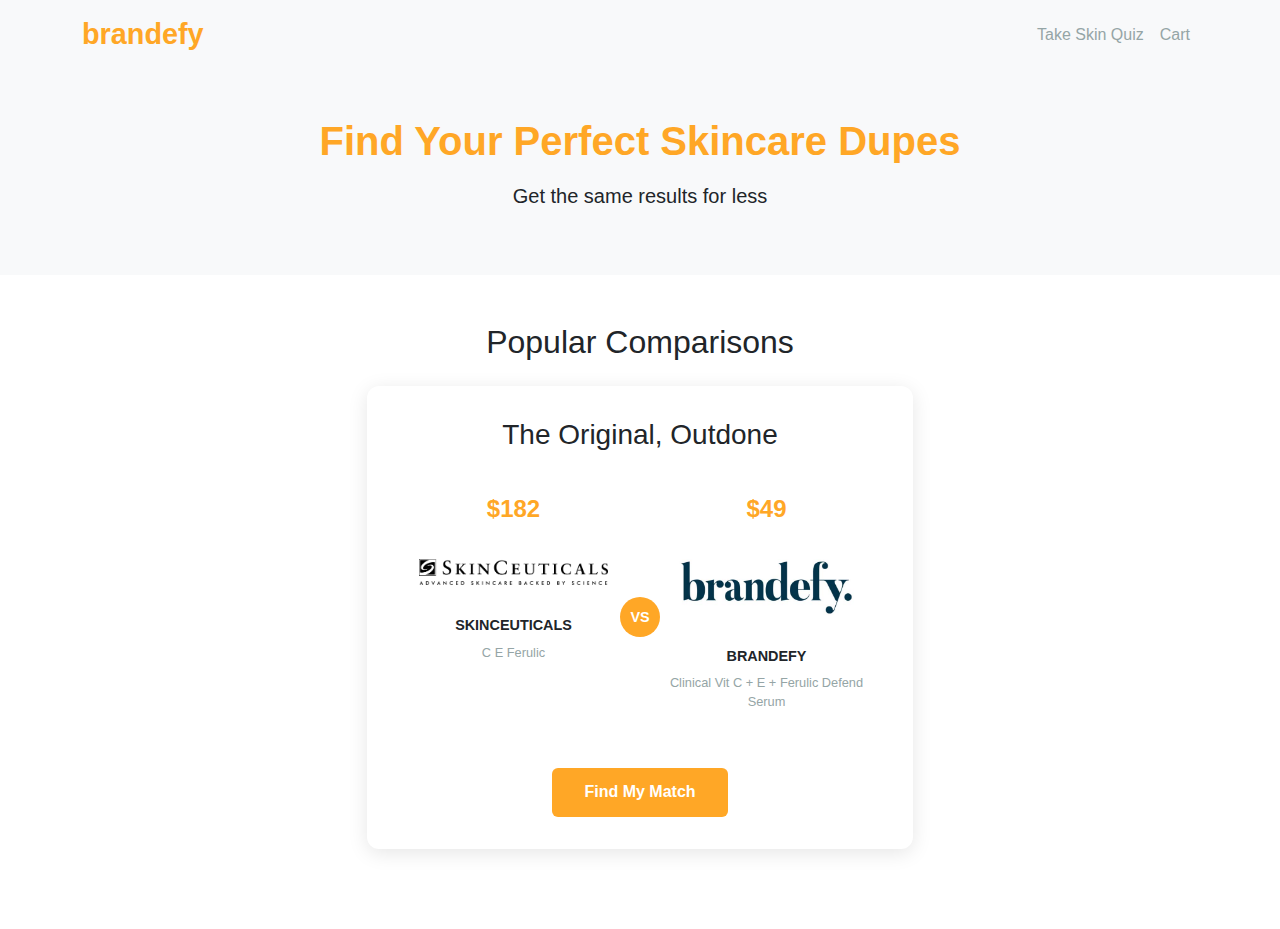
<file: index.html>
<!DOCTYPE html>
<html lang="en">
<head>
    <meta charset="UTF-8">
    <meta name="viewport" content="width=device-width, initial-scale=1.0">
    <title>Brandefy Clone - Find Affordable Skincare Alternatives</title>
    
    <!-- Bootstrap CSS -->
    <link href="https://cdn.jsdelivr.net/npm/bootstrap@5.3.0/dist/css/bootstrap.min.css" rel="stylesheet">
    
    <!-- Custom CSS -->
    <link href="css/style.css" rel="stylesheet">
</head>
<body>
    <!-- Navigation -->
    <nav class="navbar navbar-expand-lg navbar-light bg-light">
        <div class="container">
            <a class="navbar-brand" href="#">brandefy</a>
            <button class="navbar-toggler" type="button" data-bs-toggle="collapse" data-bs-target="#navbarNav">
                <span class="navbar-toggler-icon"></span>
            </button>
            <div class="collapse navbar-collapse" id="navbarNav">
                <ul class="navbar-nav ms-auto">
                    <li class="nav-item">
                        <a class="nav-link" href="#" id="startQuizBtn">Take Skin Quiz</a>
                    </li>
                    <li class="nav-item">
                        <a class="nav-link" href="cart.html">Cart</a>
                    </li>
                </ul>
            </div>
        </div>
    </nav>

    <!-- Hero Section -->
    <header class="hero-section text-center py-5">
        <div class="container">
            <h1>Find Your Perfect Skincare Dupes</h1>
            <p class="lead">Get the same results for less</p>
        </div>
    </header>

    <!-- Product Comparison Section -->
    <section class="comparison-section py-5">
        <div class="container">
            <h2 class="text-center mb-4">Popular Comparisons</h2>
            <div class="row comparison-grid">
                <!-- Comparison Card -->
                <div class="col-md-6 mx-auto">
                    <div class="comparison-card">
                        <h3 class="text-center mb-4">The Original, Outdone</h3>
                        <div class="row">
                            <!-- Luxury Product -->
                            <div class="col-6 product-column">
                                <div class="product-price">$182</div>
                                <div class="product-image">
                                    <img src="assets/images/products/logo_skinceuticals.png" alt="SkinCeuticals CE Ferulic">
                                </div>
                                <div class="product-info">
                                    <h4>SKINCEUTICALS</h4>
                                    <p>C E Ferulic</p>
                                </div>
                            </div>
                            
                            <!-- VS Divider -->
                            <div class="vs-badge">VS</div>
                            
                            <!-- Affordable Alternative -->
                            <div class="col-6 product-column">
                                <div class="product-price">$49</div>
                                <div class="product-image">
                                    <img src="assets/images/products/brandefy.jpg" alt="Brandefy Clinical Vit C">
                                </div>
                                <div class="product-info">
                                    <h4>BRANDEFY</h4>
                                    <p>Clinical Vit C + E + Ferulic Defend Serum</p>
                                </div>
                            </div>
                        </div>
                        <div class="text-center mt-4">
                            <button class="btn btn-primary find-match-btn" data-product-id="1">Find My Match</button>
                        </div>
                    </div>
                </div>
            </div>
        </div>
    </section>

    <!-- Quiz Modal -->
    <div class="modal fade" id="quizModal" tabindex="-1">
        <div class="modal-dialog modal-dialog-centered">
            <div class="modal-content">
                <div class="modal-header">
                    <h5 class="modal-title">Start Your Skincare Journey</h5>
                    <button type="button" class="btn-close" data-bs-dismiss="modal"></button>
                </div>
                <div class="modal-body">
                    <p>Take our quick quiz to find your perfect skincare matches!</p>
                    <button class="btn btn-primary w-100" onclick="window.location.href='quiz.html'">
                        Start Quiz
                    </button>
                </div>
            </div>
        </div>
    </div>

    <!-- Bootstrap Bundle with Popper -->
    <script src="https://cdn.jsdelivr.net/npm/bootstrap@5.3.0/dist/js/bootstrap.bundle.min.js"></script>
    
    <!-- Custom JavaScript -->
    <script src="js/main.js"></script>
</body>
</html>
</file>
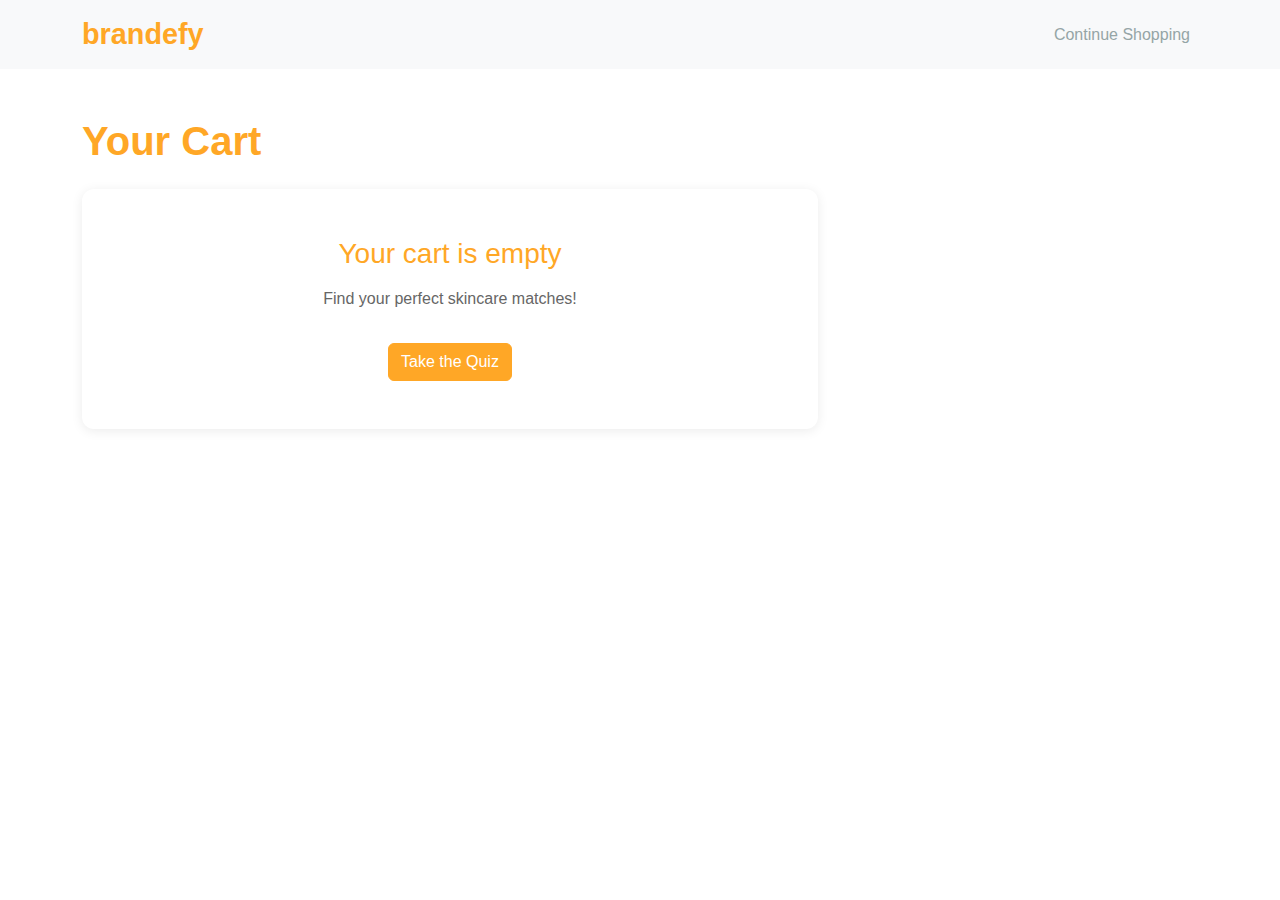
<file: cart.html>
<!DOCTYPE html>
<html lang="en">
<head>
    <meta charset="UTF-8">
    <meta name="viewport" content="width=device-width, initial-scale=1.0">
    <title>Your Cart - Brandefy</title>
    
    <!-- Bootstrap CSS -->
    <link href="https://cdn.jsdelivr.net/npm/bootstrap@5.3.0/dist/css/bootstrap.min.css" rel="stylesheet">
    
    <!-- Custom CSS -->
    <link href="css/style.css" rel="stylesheet">
    <link href="css/cart.css" rel="stylesheet">
</head>
<body>
    <!-- Navigation -->
    <nav class="navbar navbar-expand-lg navbar-light bg-light">
        <div class="container">
            <a class="navbar-brand" href="index.html">brandefy</a>
            <button class="navbar-toggler" type="button" data-bs-toggle="collapse" data-bs-target="#navbarNav">
                <span class="navbar-toggler-icon"></span>
            </button>
            <div class="collapse navbar-collapse" id="navbarNav">
                <ul class="navbar-nav ms-auto">
                    <li class="nav-item">
                        <a class="nav-link" href="products.html">Continue Shopping</a>
                    </li>
                </ul>
            </div>
        </div>
    </nav>

    <!-- Cart Section -->
    <section class="cart-section py-5">
        <div class="container">
            <h1 class="mb-4">Your Cart</h1>
            
            <div class="row">
                <!-- Cart Items -->
                <div class="col-lg-8">
                    <div class="cart-items">
                        <!-- Empty cart message (shown when cart is empty) -->
                        <div class="empty-cart-message d-none">
                            <h3>Your cart is empty</h3>
                            <p>Find your perfect skincare matches!</p>
                            <a href="quiz.html" class="btn btn-primary">Take the Quiz</a>
                        </div>

                        <!-- Cart items will be dynamically added here -->
                    </div>
                </div>

                <!-- Cart Summary -->
                <div class="col-lg-4">
                    <div class="cart-summary">
                        <h3>Order Summary</h3>
                        
                        <div class="summary-row">
                            <span>Subtotal</span>
                            <span class="subtotal">$0.00</span>
                        </div>
                        
                        <div class="summary-row">
                            <span>Savings</span>
                            <span class="savings">$0.00</span>
                        </div>

                        <div class="summary-row">
                            <span>Shipping</span>
                            <span class="shipping">Free</span>
                        </div>
                        
                        <div class="summary-row total">
                            <span>Total</span>
                            <span class="total-amount">$0.00</span>
                        </div>

                        <button class="btn btn-primary checkout-btn w-100">
                            Proceed to Checkout
                        </button>

                        <div class="mt-3">
                            <small class="text-muted">
                                Free shipping on all orders over $35
                            </small>
                        </div>
                    </div>
                </div>
            </div>
        </div>
    </section>

    <!-- Cart Item Template -->
    <template id="cart-item-template">
        <div class="cart-item">
            <div class="cart-item-image">
                <img src="" alt="">
            </div>
            <div class="cart-item-details">
                <h4 class="item-name"></h4>
                <p class="item-brand"></p>
                <div class="price-comparison">
                    <span class="current-price"></span>
                    <span class="original-price"></span>
                </div>
                <div class="quantity-controls">
                    <button class="quantity-btn minus">-</button>
                    <input type="number" class="quantity-input" min="1" value="1">
                    <button class="quantity-btn plus">+</button>
                </div>
            </div>
            <div class="cart-item-actions">
                <button class="remove-item-btn">Remove</button>
            </div>
        </div>
    </template>

    <!-- Checkout Modal -->
    <div class="modal fade" id="checkoutModal" tabindex="-1">
        <div class="modal-dialog modal-dialog-centered">
            <div class="modal-content">
                <div class="modal-header">
                    <h5 class="modal-title">Checkout</h5>
                    <button type="button" class="btn-close" data-bs-dismiss="modal"></button>
                </div>
                <div class="modal-body">
                    <form id="checkoutForm">
                        <div class="mb-3">
                            <label class="form-label">Email</label>
                            <input type="email" class="form-control" required>
                        </div>
                        <div class="mb-3">
                            <label class="form-label">Shipping Address</label>
                            <input type="text" class="form-control mb-2" placeholder="Address Line 1" required>
                            <input type="text" class="form-control mb-2" placeholder="Address Line 2">
                            <div class="row">
                                <div class="col">
                                    <input type="text" class="form-control" placeholder="City" required>
                                </div>
                                <div class="col">
                                    <input type="text" class="form-control" placeholder="State" required>
                                </div>
                                <div class="col">
                                    <input type="text" class="form-control" placeholder="ZIP" required>
                                </div>
                            </div>
                        </div>
                        <div class="mb-3">
                            <label class="form-label">Payment</label>
                            <div class="card-input p-3 border rounded">
                                <div class="mb-2">
                                    <input type="text" class="form-control" placeholder="Card Number" required>
                                </div>
                                <div class="row">
                                    <div class="col">
                                        <input type="text" class="form-control" placeholder="MM/YY" required>
                                    </div>
                                    <div class="col">
                                        <input type="text" class="form-control" placeholder="CVV" required>
                                    </div>
                                </div>
                            </div>
                        </div>
                        <button type="submit" class="btn btn-primary w-100">Place Order</button>
                    </form>
                </div>
            </div>
        </div>
    </div>

    <!-- Bootstrap Bundle with Popper -->
    <script src="https://cdn.jsdelivr.net/npm/bootstrap@5.3.0/dist/js/bootstrap.bundle.min.js"></script>
    
    <!-- Custom JavaScript -->
    <script src="js/cart.js"></script>
</body>
</html>
</file>
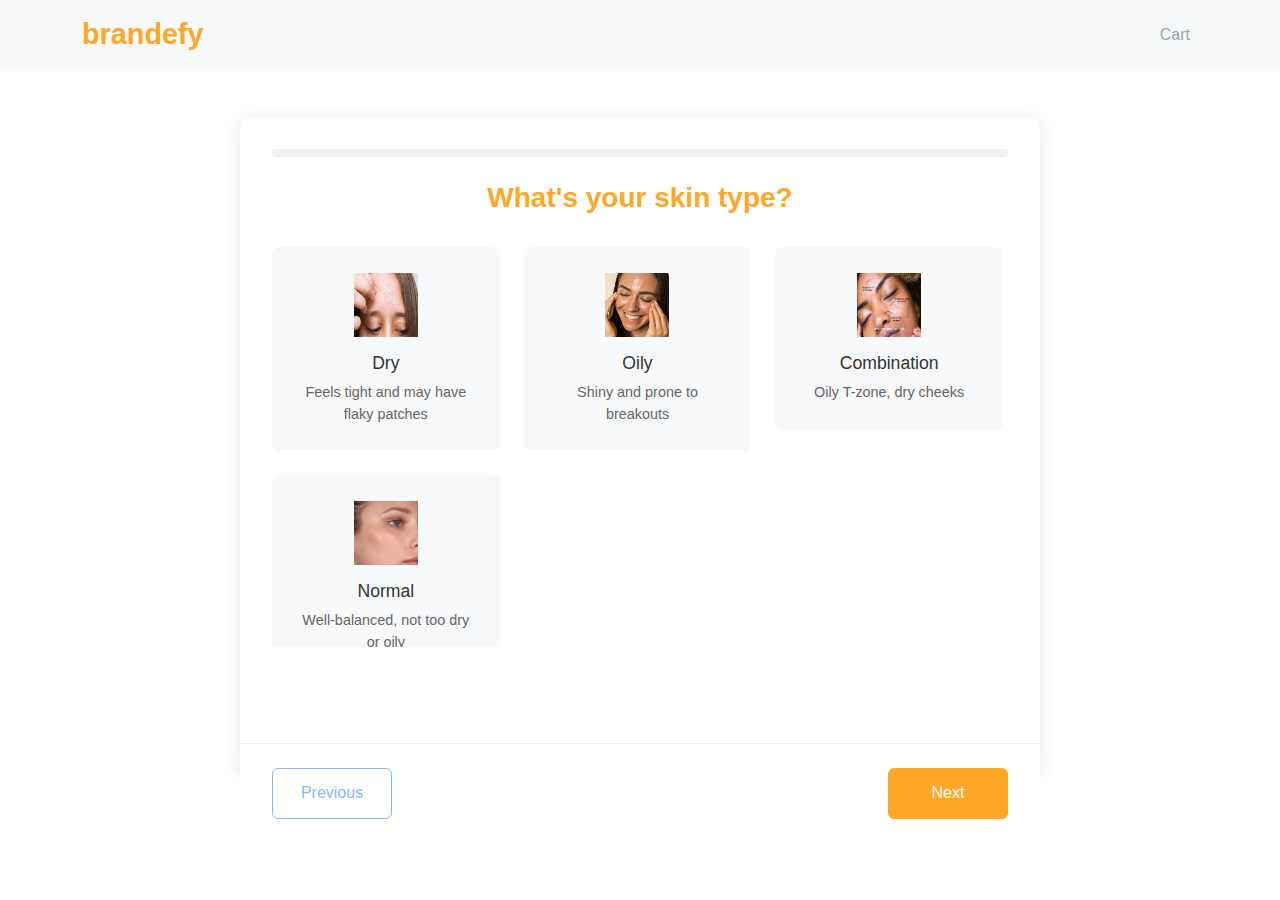
<file: products.html>
<!DOCTYPE html>
<html lang="en">
<head>
    <meta charset="UTF-8">
    <meta name="viewport" content="width=device-width, initial-scale=1.0">
    <title>Your Recommended Products - Brandefy</title>
    
    <!-- Bootstrap CSS -->
    <link href="https://cdn.jsdelivr.net/npm/bootstrap@5.3.0/dist/css/bootstrap.min.css" rel="stylesheet">
    
    <!-- Custom CSS -->
    <link href="css/style.css" rel="stylesheet">
    <link href="css/products.css" rel="stylesheet">
</head>
<body>
    <!-- Navigation -->
    <nav class="navbar navbar-expand-lg navbar-light bg-light">
        <div class="container">
            <a class="navbar-brand" href="index.html">brandefy</a>
            <button class="navbar-toggler" type="button" data-bs-toggle="collapse" data-bs-target="#navbarNav">
                <span class="navbar-toggler-icon"></span>
            </button>
            <div class="collapse navbar-collapse" id="navbarNav">
                <ul class="navbar-nav ms-auto">
                    <li class="nav-item">
                        <a class="nav-link" href="quiz.html">Retake Quiz</a>
                    </li>
                    <li class="nav-item">
                        <a class="nav-link" href="cart.html">Cart</a>
                    </li>
                </ul>
            </div>
        </div>
    </nav>

    <!-- Results Header -->
    <section class="results-header py-4">
        <div class="container">
            <h1>Your Personalized Recommendations</h1>
            <div class="quiz-results-summary">
                <!-- Dynamically populated by JS -->
            </div>
        </div>
    </section>

    <!-- Products Section -->
    <section class="products-section py-4">
        <div class="container">
            <div class="row">
                <!-- Filters Sidebar -->
                <div class="col-lg-3">
                    <div class="filters-container">
                        <h3>Filters</h3>
                        
                        <!-- Product Type Filter -->
                        <div class="filter-group">
                            <h4>Product Type</h4>
                            <div class="form-check">
                                <input class="form-check-input" type="checkbox" value="cleanser" id="filterCleanser">
                                <label class="form-check-label" for="filterCleanser">Cleanser</label>
                            </div>
                            <div class="form-check">
                                <input class="form-check-input" type="checkbox" value="serum" id="filterSerum">
                                <label class="form-check-label" for="filterSerum">Serum</label>
                            </div>
                            <div class="form-check">
                                <input class="form-check-input" type="checkbox" value="moisturizer" id="filterMoisturizer">
                                <label class="form-check-label" for="filterMoisturizer">Moisturizer</label>
                            </div>
                        </div>

                        <!-- Price Range Filter -->
                        <div class="filter-group">
                            <h4>Price Range</h4>
                            <div class="price-range">
                                <input type="range" class="form-range" id="priceRange" min="0" max="100" step="5">
                                <div class="price-labels">
                                    <span>$0</span>
                                    <span id="priceValue">$50</span>
                                    <span>$100</span>
                                </div>
                            </div>
                        </div>

                        <!-- Concerns Filter -->
                        <div class="filter-group">
                            <h4>Skin Concerns</h4>
                            <div class="form-check">
                                <input class="form-check-input" type="checkbox" value="acne" id="filterAcne">
                                <label class="form-check-label" for="filterAcne">Acne</label>
                            </div>
                            <div class="form-check">
                                <input class="form-check-input" type="checkbox" value="aging" id="filterAging">
                                <label class="form-check-label" for="filterAging">Aging</label>
                            </div>
                            <div class="form-check">
                                <input class="form-check-input" type="checkbox" value="pigmentation" id="filterPigmentation">
                                <label class="form-check-label" for="filterPigmentation">Pigmentation</label>
                            </div>
                        </div>
                    </div>
                </div>

                <!-- Products Grid -->
                <div class="col-lg-9">
                    <!-- Sort Options -->
                    <div class="sort-container mb-4">
                        <select class="form-select" id="sortSelect">
                            <option value="recommended">Recommended</option>
                            <option value="price-low">Price: Low to High</option>
                            <option value="price-high">Price: High to Low</option>
                            <option value="savings">Highest Savings</option>
                        </select>
                    </div>

                    <!-- Products Grid -->
                    <div class="products-grid">
                        <!-- Products will be dynamically populated here -->
                    </div>
                </div>
            </div>
        </div>
    </section>

    <!-- Product Card Template -->
    <template id="product-card-template">
        <div class="product-card">
            <div class="comparison-badge">Save 70%</div>
            <div class="product-image">
                <img src="" alt="">
            </div>
            <div class="product-info">
                <h3 class="product-name"></h3>
                <p class="product-brand"></p>
                <div class="price-comparison">
                    <div class="dupe-price"></div>
                    <div class="original-price"></div>
                </div>
                <button class="btn btn-primary add-to-cart-btn">Add to Cart</button>
            </div>
        </div>
    </template>

    <!-- Bootstrap Bundle with Popper -->
    <script src="https://cdn.jsdelivr.net/npm/bootstrap@5.3.0/dist/js/bootstrap.bundle.min.js"></script>
    
    <!-- Custom JavaScript -->
    <script src="js/products.js"></script>
</body>
</html>
</file>
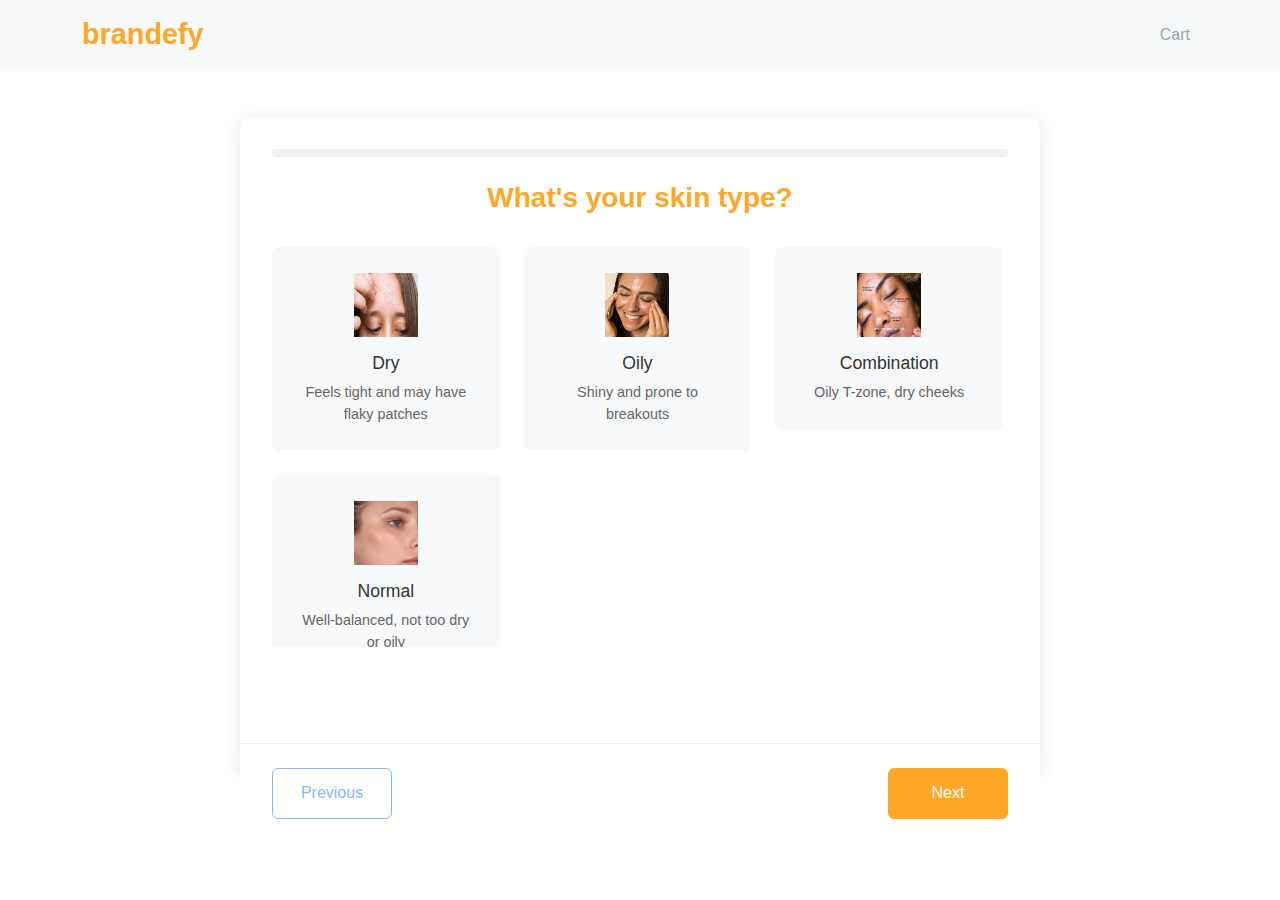
<file: quiz.html>
<!DOCTYPE html>
<html lang="en">
<head>
    <meta charset="UTF-8">
    <meta name="viewport" content="width=device-width, initial-scale=1.0">
    <title>Skincare Quiz - Find Your Perfect Match</title>
    
    <!-- Bootstrap CSS -->
    <link href="https://cdn.jsdelivr.net/npm/bootstrap@5.3.0/dist/css/bootstrap.min.css" rel="stylesheet">
    
    <!-- Custom CSS -->
    <link href="css/style.css" rel="stylesheet">
    <link href="css/quiz.css" rel="stylesheet">
</head>
<body>
    <!-- Navigation -->
    <nav class="navbar navbar-expand-lg navbar-light bg-light">
        <div class="container">
            <a class="navbar-brand" href="index.html">brandefy</a>
            <button class="navbar-toggler" type="button" data-bs-toggle="collapse" data-bs-target="#navbarNav">
                <span class="navbar-toggler-icon"></span>
            </button>
            <div class="collapse navbar-collapse" id="navbarNav">
                <ul class="navbar-nav ms-auto">
                    <li class="nav-item">
                        <a class="nav-link" href="cart.html">Cart</a>
                    </li>
                </ul>
            </div>
        </div>
    </nav>

    <!-- Quiz Section -->
    <section class="quiz-section py-5">
        <div class="container">
            <div class="quiz-container">
                <!-- Progress Bar -->
                <div class="progress mb-4">
                    <div class="progress-bar" role="progressbar" style="width: 0%"></div>
                </div>

                <!-- Question Container -->
                <div class="question-container">
                    <div class="question-slide active" data-question="1">
                        <h3>What's your skin type?</h3>
                        <div class="options-grid">
                            <div class="option-card" data-value="dry">
                                <img src="assets/images/icons/dry-skin.jpg" alt="Dry Skin">
                                <h4>Dry</h4>
                                <p>Feels tight and may have flaky patches</p>
                            </div>
                            <div class="option-card" data-value="oily">
                                <img src="assets/images/icons/oily_skin.jpeg" alt="Oily Skin">
                                <h4>Oily</h4>
                                <p>Shiny and prone to breakouts</p>
                            </div>
                            <div class="option-card" data-value="combination">
                                <img src="assets/images/icons/combinaton-skin.jpeg" alt="Combination Skin">
                                <h4>Combination</h4>
                                <p>Oily T-zone, dry cheeks</p>
                            </div>
                            <div class="option-card" data-value="normal">
                                <img src="assets/images/icons/normal-skin.jpg" alt="Normal Skin">
                                <h4>Normal</h4>
                                <p>Well-balanced, not too dry or oily</p>
                            </div>
                        </div>
                    </div>

                    <div class="question-slide" data-question="2">
                        <h3>What are your main skin concerns?</h3>
                        <div class="options-grid">
                            <div class="option-card" data-value="acne">
                                <img src="assets/images/icons/acne.jpg" alt="Acne">
                                <h4>Acne</h4>
                                <p>Breakouts and blemishes</p>
                            </div>
                            <div class="option-card" data-value="aging">
                                <img src="assets/images/icons/aging.jpeg" alt="Aging">
                                <h4>Aging</h4>
                                <p>Fine lines and wrinkles</p>
                            </div>
                            <div class="option-card" data-value="pigmentation">
                                <img src="assets/images/icons/pigmentation.jpg" alt="Pigmentation">
                                <h4>Pigmentation</h4>
                                <p>Dark spots and uneven tone</p>
                            </div>
                            <div class="option-card" data-value="sensitivity">
                                <img src="assets/images/icons/sensitivity.jpg" alt="Sensitivity">
                                <h4>Sensitivity</h4>
                                <p>Redness and irritation</p>
                            </div>
                        </div>
                    </div>

                    <div class="question-slide" data-question="3">
                        <h3>How would you describe your skin sensitivity?</h3>
                        <div class="options-grid">
                            <div class="option-card" data-value="not-sensitive">
                                <h4>Not Sensitive</h4>
                                <p>Can use most products without reaction</p>
                            </div>
                            <div class="option-card" data-value="somewhat-sensitive">
                                <h4>Somewhat Sensitive</h4>
                                <p>Occasional reactions to products</p>
                            </div>
                            <div class="option-card" data-value="very-sensitive">
                                <h4>Very Sensitive</h4>
                                <p>Frequent reactions to products</p>
                            </div>
                        </div>
                    </div>

                    <div class="question-slide" data-question="4">
                        <h3>What's your budget preference for skincare products?</h3>
                        <div class="options-grid">
                            <div class="option-card" data-value="budget">
                                <h4>Budget-Friendly</h4>
                                <p>Under $15 per product</p>
                            </div>
                            <div class="option-card" data-value="mid-range">
                                <h4>Mid-Range</h4>
                                <p>$15-30 per product</p>
                            </div>
                            <div class="option-card" data-value="high-end">
                                <h4>High-End</h4>
                                <p>$30+ per product</p>
                            </div>
                        </div>
                    </div>
                </div>

                <!-- Navigation Buttons -->
                <div class="quiz-navigation">
                    <button class="btn btn-outline-primary prev-btn" disabled>Previous</button>
                    <button class="btn btn-primary next-btn">Next</button>
                </div>
            </div>
        </div>
    </section>

    <!-- Bootstrap Bundle with Popper -->
    <script src="https://cdn.jsdelivr.net/npm/bootstrap@5.3.0/dist/js/bootstrap.bundle.min.js"></script>
    
    <!-- Custom JavaScript -->
    <script src="js/quiz.js"></script>
</body>
</html>
</file>
<file: css/style.css>
/* Global Styles */
:root {
  --primary-color: #FFA726;
  --primary-color-dark: #FB8C00; 
  --secondary-color: #95a5a6;
  --accent-color: #3498db;
  --light-bg: #f8f9fa;
  --alternate-color: #2c3e50;
  --accent-color-dark: #2980b9;
  --alternate-color-dark: #1a2530;
}

body {
  font-family: -apple-system, BlinkMacSystemFont, 'Segoe UI', Roboto, Oxygen, Ubuntu, Cantarell, sans-serif;
}

/* Bootstrap Button Override */
.btn-primary {
  background-color: var(--primary-color) !important;
  border-color: var(--primary-color) !important;
  color: white !important;
}

.btn-primary:hover,
.btn-primary:focus,
.btn-primary:active {
  background-color: var(--primary-color-dark) !important;
  border-color: var(--primary-color-dark) !important;
}


/* Navbar Styles */
.navbar-brand {
  font-size: 1.8rem;
  font-weight: 700;
  color: var(--primary-color) !important;
}

.nav-link {
  color: var(--secondary-color) !important;
}


/* Hero Section */
.hero-section {
  background-color: var(--light-bg);
  padding: 4rem 0;
}

.hero-section h1 {
  font-size: 2.5rem;
  font-weight: 700;
  color: var(--primary-color);
  margin-bottom: 1rem;
}

/* Comparison Card Styles */
.comparison-card {
  background: white;
  border-radius: 12px;
  box-shadow: 0 4px 20px rgba(0, 0, 0, 0.1);
  padding: 2rem;
  margin-bottom: 2rem;
  position: relative;
}

.product-column {
  text-align: center;
  padding: 1rem;
}

.product-price {
  font-size: 1.5rem;
  font-weight: 700;
  color: var(--primary-color);
  margin-bottom: 1rem;
}

.product-image {
  margin-bottom: 1rem;
  padding: 1rem;
}

.product-image img {
  max-width: 100%;
  height: auto;
}

.product-info h4 {
  font-size: 0.9rem;
  font-weight: 700;
  margin-bottom: 0.5rem;
}

.product-info p {
  font-size: 0.8rem;
  color: var(--secondary-color);
}

/* VS Badge */
.vs-badge {
  position: absolute;
  left: 50%;
  top: 50%;
  transform: translate(-50%, -50%);
  background: var(--primary-color);
  color: white;
  width: 40px;
  height: 40px;
  border-radius: 50%;
  display: flex;
  align-items: center;
  justify-content: center;
  font-weight: 700;
  font-size: 0.9rem;
}

/* Buttons */
.find-match-btn {
  background-color: var(--alternate-color);
  border: none;
  padding: 0.8rem 2rem;
  font-weight: 600;
  transition: background-color 0.3s ease;
}

.find-match-btn:hover {
  background-color: var(--alternate-color-dark)
}

/* Modal Styles */
.modal-content {
  border-radius: 12px;
}

.modal-header {
  border-bottom: none;
  padding-bottom: 0;
}

.modal-body {
  padding: 2rem;
}

/* Responsive Adjustments */
@media (max-width: 768px) {
  .comparison-card {
      padding: 1rem;
  }
  
  .product-price {
      font-size: 1.2rem;
  }
  
  .vs-badge {
      width: 30px;
      height: 30px;
      font-size: 0.8rem;
  }
}
</file>
<file: css/cart.css>
/* Cart Section */
.cart-section h1 {
    color: var(--primary-color);
    font-weight: 600;
}

/* Cart Items */
.cart-items {
    background: white;
    border-radius: 12px;
    box-shadow: 0 2px 12px rgba(0, 0, 0, 0.08);
    overflow: hidden;
}

/* Empty Cart Message */
.empty-cart-message {
    text-align: center;
    padding: 3rem;
}

.empty-cart-message h3 {
    color: var(--primary-color);
    margin-bottom: 1rem;
}

.empty-cart-message p {
    color: #666;
    margin-bottom: 2rem;
}

/* Cart Item */
.cart-item {
    display: flex;
    padding: 1.5rem;
    border-bottom: 1px solid #eee;
    align-items: center;
    gap: 1.5rem;
}

.cart-item:last-child {
    border-bottom: none;
}

.cart-item-image {
    width: 100px;
    height: 100px;
    flex-shrink: 0;
}

.cart-item-image img {
    width: 100%;
    height: 100%;
    object-fit: cover;
    border-radius: 8px;
}

.cart-item-details {
    flex-grow: 1;
}

.item-name {
    font-size: 1.1rem;
    margin-bottom: 0.5rem;
    color: #333;
}

.item-brand {
    font-size: 0.9rem;
    color: #666;
    margin-bottom: 1rem;
}

.price-comparison {
    display: flex;
    align-items: center;
    gap: 1rem;
    margin-bottom: 1rem;
}

.current-price {
    font-size: 1.1rem;
    font-weight: 600;
    color: var(--primary-color);
}

.original-price {
    font-size: 0.9rem;
    color: #666;
    text-decoration: line-through;
}

/* Quantity Controls */
.quantity-controls {
    display: flex;
    align-items: center;
    gap: 0.5rem;
}

.quantity-btn {
    width: 30px;
    height: 30px;
    border: 1px solid #ddd;
    background: white;
    border-radius: 4px;
    display: flex;
    align-items: center;
    justify-content: center;
    cursor: pointer;
    transition: all 0.2s ease;
}

.quantity-btn:hover {
    background: #f8f9fa;
}

.quantity-input {
    width: 50px;
    height: 30px;
    text-align: center;
    border: 1px solid #ddd;
    border-radius: 4px;
}

/* Remove Button */
.remove-item-btn {
    color: #dc3545;
    background: none;
    border: none;
    padding: 0;
    font: inherit;
    cursor: pointer;
    text-decoration: underline;
}

/* Cart Summary */
.cart-summary {
    background: white;
    border-radius: 12px;
    box-shadow: 0 2px 12px rgba(0, 0, 0, 0.08);
    padding: 1.5rem;
    position: sticky;
    top: 20px;
}

.cart-summary h3 {
    color: var(--primary-color);
    margin-bottom: 1.5rem;
    font-size: 1.2rem;
}

.summary-row {
    display: flex;
    justify-content: space-between;
    margin-bottom: 1rem;
    color: #666;
}

.summary-row.total {
    color: #333;
    font-weight: 600;
    font-size: 1.1rem;
    border-top: 1px solid #eee;
    margin-top: 1rem;
    padding-top: 1rem;
}

.savings {
    color: #28a745;
}

.checkout-btn {
    margin-top: 1.5rem;
}

/* Checkout Modal */
.card-input {
    background: #f8f9fa;
}

/* Responsive Adjustments */
@media (max-width: 992px) {
    .cart-summary {
        margin-top: 2rem;
        position: static;
    }
}

@media (max-width: 768px) {
    .cart-item {
        flex-direction: column;
        align-items: flex-start;
        gap: 1rem;
    }

    .cart-item-image {
        width: 80px;
        height: 80px;
    }

    .cart-item-actions {
        align-self: flex-end;
    }
}
</file>
<file: css/products.css>
/* Results Header */
.results-header {
  background-color: var(--light-bg);
}

.results-header h1 {
  color: var(--primary-color);
  font-weight: 600;
  margin-bottom: 1rem;
}

.quiz-results-summary {
  display: flex;
  gap: 1rem;
  flex-wrap: wrap;
}

.quiz-result-tag {
  background: white;
  padding: 0.5rem 1rem;
  border-radius: 20px;
  font-size: 0.9rem;
  color: var(--primary-color);
  border: 1px solid var(--primary-color);
}

/* Filters Container */
.filters-container {
  background: white;
  border-radius: 12px;
  padding: 1.5rem;
  box-shadow: 0 2px 12px rgba(0, 0, 0, 0.08);
  position: sticky;
  top: 20px;
}

.filters-container h3 {
  font-size: 1.2rem;
  margin-bottom: 1.5rem;
  color: var(--primary-color);
}

.filter-group {
  margin-bottom: 2rem;
}

.filter-group h4 {
  font-size: 1rem;
  margin-bottom: 1rem;
}

.form-check {
  margin-bottom: 0.5rem;
}

/* Price Range Slider */
.price-range {
  padding: 0 0.5rem;
}

.price-labels {
  display: flex;
  justify-content: space-between;
  margin-top: 0.5rem;
  font-size: 0.9rem;
  color: #666;
}

/* Sort Container */
.sort-container {
  display: flex;
  justify-content: flex-end;
}

.sort-container select {
  width: auto;
  min-width: 200px;
}

/* Products Grid */
.products-grid {
  display: grid;
  grid-template-columns: repeat(auto-fill, minmax(250px, 1fr));
  gap: 2rem;
}

/* Product Card */
.product-card {
  background: white;
  border-radius: 12px;
  box-shadow: 0 2px 12px rgba(0, 0, 0, 0.08);
  overflow: hidden;
  transition: transform 0.3s ease;
  position: relative;
}

.product-card:hover {
  transform: translateY(-4px);
}

.comparison-badge {
  position: absolute;
  top: 1rem;
  right: 1rem;
  background: var(--primary-color);
  color: white;
  padding: 0.4rem 0.8rem;
  border-radius: 20px;
  font-size: 0.8rem;
  font-weight: 600;
}

.product-image {
  height: 200px;
  background: #f8f9fa;
  display: flex;
  align-items: center;
  justify-content: center;
  padding: 1rem;
}

.product-image img {
  max-width: 100%;
  max-height: 100%;
  object-fit: contain;
}

.product-info {
  padding: 1.5rem;
}

.product-name {
  font-size: 1.1rem;
  margin-bottom: 0.5rem;
  color: #333;
}

.product-brand {
  font-size: 0.9rem;
  color: #666;
  margin-bottom: 1rem;
}

.price-comparison {
  display: flex;
  align-items: center;
  gap: 1rem;
  margin-bottom: 1rem;
}

.dupe-price {
  font-size: 1.2rem;
  font-weight: 600;
  color: var(--primary-color);
}

.original-price {
  font-size: 0.9rem;
  color: #666;
  text-decoration: line-through;
}

.add-to-cart-btn {
  width: 100%;
}

/* Responsive Adjustments */
@media (max-width: 992px) {
  .filters-container {
      margin-bottom: 2rem;
      position: static;
  }

  .products-grid {
      grid-template-columns: repeat(auto-fill, minmax(200px, 1fr));
      gap: 1rem;
  }
}

@media (max-width: 576px) {
  .sort-container select {
      width: 100%;
  }
}
</file>
<file: css/quiz.css>
/* Quiz Container Styles */
.quiz-container {
  max-width: 800px;
  margin: 0 auto;
  background: white;
  border-radius: 12px;
  box-shadow: 0 4px 20px rgba(0, 0, 0, 0.1);
  padding: 2rem;
  position: relative; /* Added */
}

/* Progress Bar */
.progress {
  height: 8px;
  background-color: #f1f1f1;
  border-radius: 4px;
  overflow: hidden;
}

.progress-bar {
  background-color: var(--primary-color);
  transition: width 0.3s ease;
}

/* Question Slides */
.question-container {
  position: relative;
  min-height: 500px; /* Increased height */
  margin-bottom: 60px; /* Added space for navigation buttons */
}

.question-slide {
  display: none;
  opacity: 0;
  transition: opacity 0.3s ease;
  position: absolute;
  width: 100%;
  height: 100%;
}

.question-slide.active {
  display: block;
  opacity: 1;
}

.question-slide h3 {
  text-align: center;
  margin-bottom: 2rem;
  color: var(--primary-color);
  font-weight: 600;
}

/* Options Grid */
.options-grid {
  display: grid;
  grid-template-columns: repeat(auto-fit, minmax(200px, 1fr));
  gap: 1.5rem;
  margin-bottom: 2rem;
  max-height: calc(100% - 100px); /* Adjusted */
  overflow-y: auto; /* Added scroll if needed */
  padding-right: 5px; /* Added space for scrollbar */
}

/* Option Cards */
.option-card {
  background: #f8f9fa;
  border: 2px solid transparent;
  border-radius: 8px;
  padding: 1.5rem;
  text-align: center;
  cursor: pointer;
  transition: all 0.3s ease;
  height: fit-content; /* Added */
}

.option-card:hover {
  transform: translateY(-2px);
  box-shadow: 0 4px 12px rgba(0, 0, 0, 0.1);
}

.option-card.selected {
  border-color: var(--primary-color);
  background: rgba(255, 167, 38, 0.1);
}

.option-card img {
  width: 64px;
  height: 64px;
  margin-bottom: 1rem;
}

.option-card h4 {
  font-size: 1.1rem;
  margin-bottom: 0.5rem;
  color: #333;
}

.option-card p {
  font-size: 0.9rem;
  color: #666;
  margin-bottom: 0;
}

/* Navigation Buttons */
.quiz-navigation {
  display: flex;
  justify-content: space-between;
  position: absolute;
  bottom: -70px; /* Changed: moved buttons down */
  left: 0;
  right: 0;
  background: white;
  padding: 1.5rem 2rem; /* Changed: increased padding */
  z-index: 10;
  border-top: 1px solid #eee;
  margin-top: 1rem; /* Added margin top */
}

.prev-btn, .next-btn {
  min-width: 120px;
  padding: 0.8rem 1.5rem; /* Added more padding to buttons */
}

.prev-btn:disabled {
  opacity: 0.5;
  cursor: not-allowed;
}


/* Custom Scrollbar */
.options-grid::-webkit-scrollbar {
  width: 6px;
}

.options-grid::-webkit-scrollbar-track {
  background: #f1f1f1;
  border-radius: 3px;
}

.options-grid::-webkit-scrollbar-thumb {
  background: var(--primary-color);
  border-radius: 3px;
}

/* Responsive Adjustments */
@media (max-width: 768px) {
  .quiz-container {
      padding: 1rem;
      margin: 1rem;
  }

  .question-container {
      min-height: 600px; /* Increased for mobile */
  }

  .options-grid {
      grid-template-columns: 1fr;
      gap: 1rem;
      padding-bottom: 70px; /* Added space for buttons on mobile */
  }

  .option-card {
      padding: 1rem;
  }

  .quiz-navigation {
    padding: 1rem 1.5rem; /* Adjusted padding for mobile */
    bottom: -60px; /* Adjusted position for mobile */
  }
}
</file>
